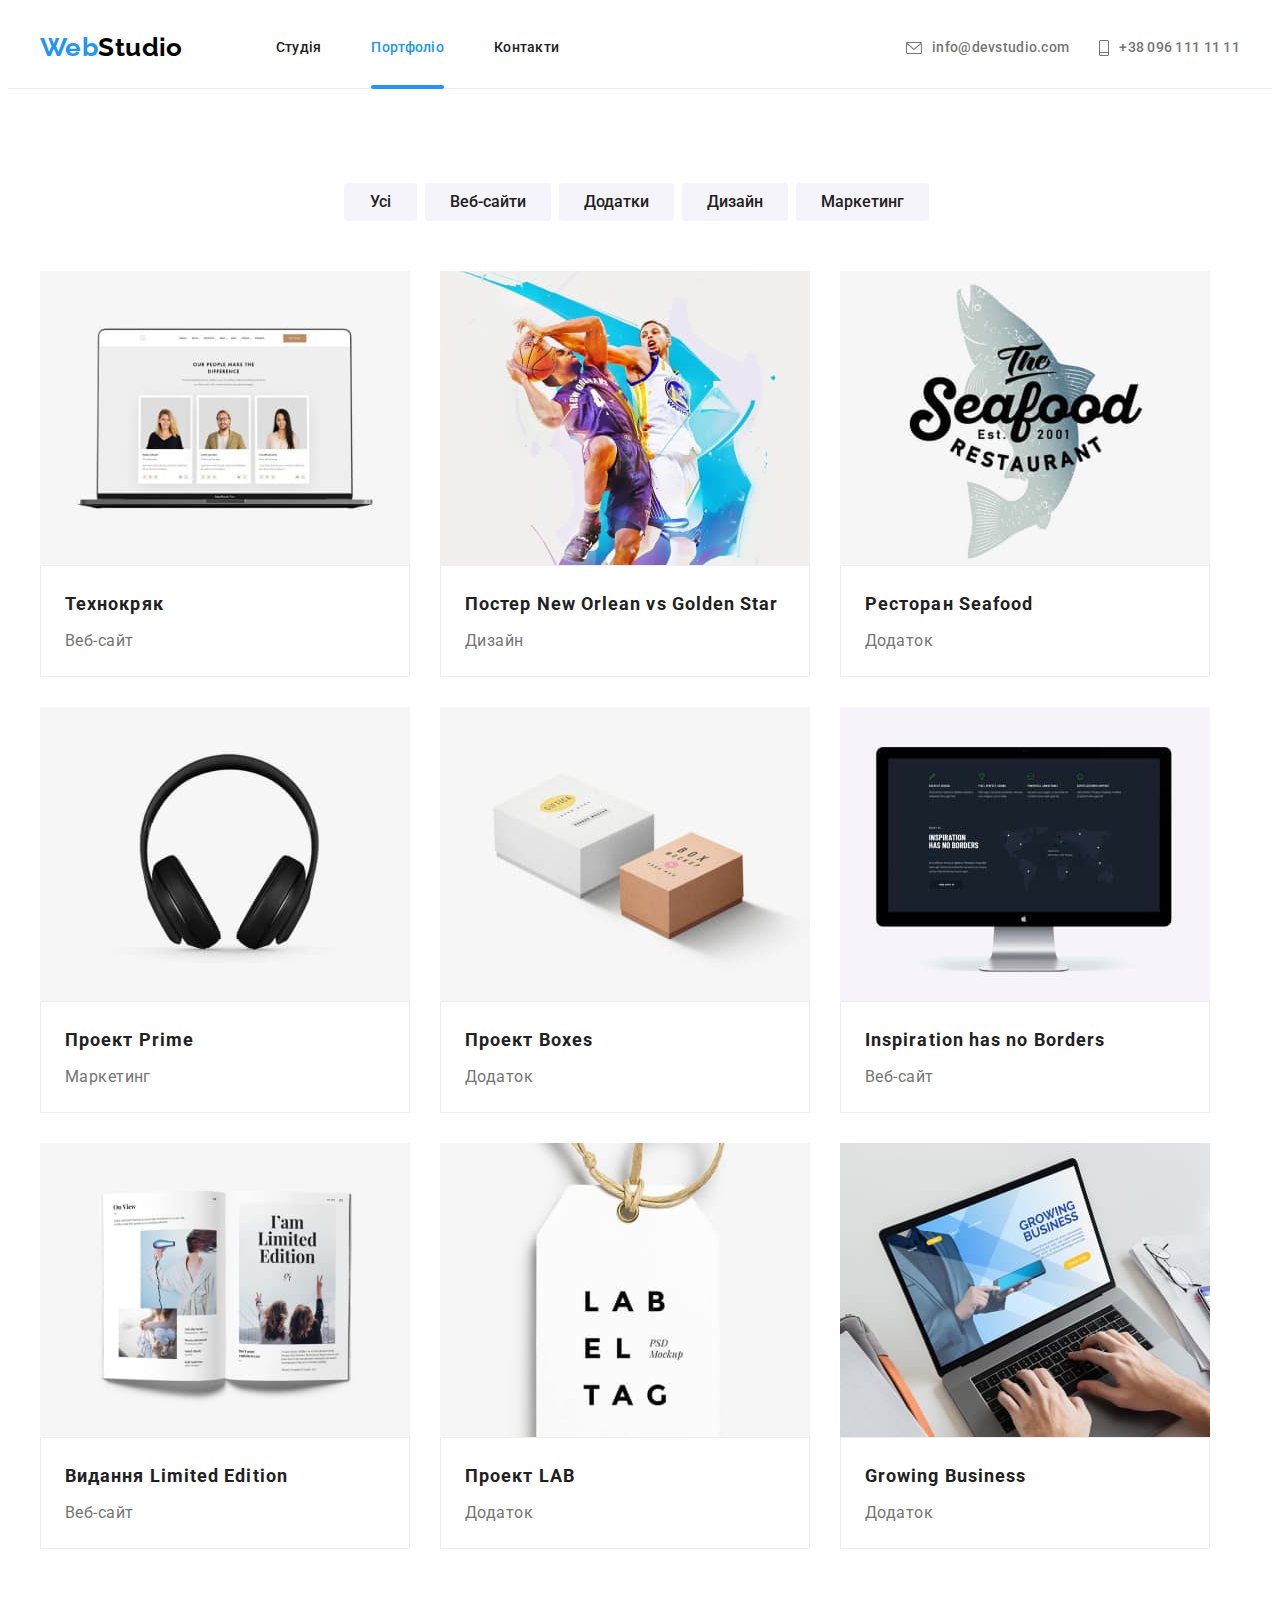
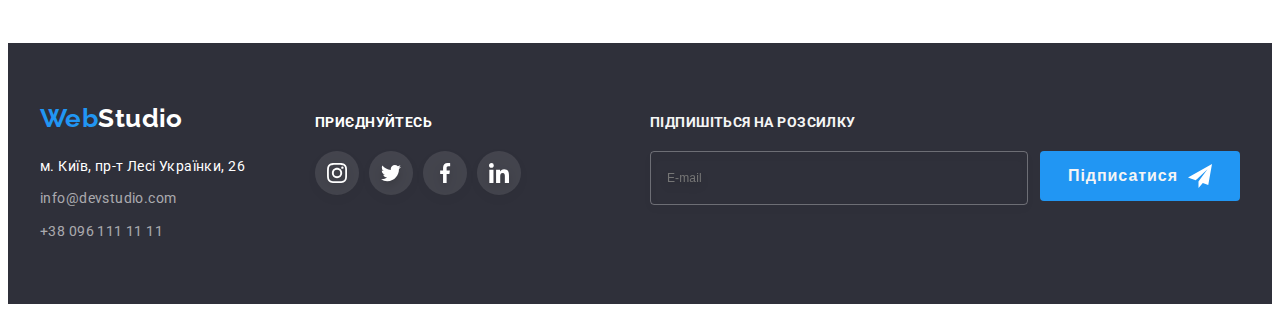
<file: portfolio.html>
<!DOCTYPE html>
<html lang="uk">
  <head>
    <meta charset="UTF-8" />
    <meta http-equiv="X-UA-Compatible" content="IE=edge" />
    <meta name="viewport" content="width=device-width, initial-scale=1.0" />
    <title>Portfolio</title>

    <!--Fonts-->
    <link rel="preconnect" href="https://fonts.googleapis.com" />
    <link rel="preconnect" href="https://fonts.gstatic.com" crossorigin />
    <link
      href="https://fonts.googleapis.com/css2?family=Raleway:wght@700&family=Roboto:wght@400;500;700;900&display=swap"
      rel="stylesheet"
    />

    <!-- Modern normalize-->
    <link
      rel="stylesheet"
      href="https://cdnjs.cloudflare.com/ajax/libs/modern-normalize/1.1.0/modern-normalize.min.css"
      integrity="sha512-wpPYUAdjBVSE4KJnH1VR1HeZfpl1ub8YT/NKx4PuQ5NmX2tKuGu6U/JRp5y+Y8XG2tV+wKQpNHVUX03MfMFn9Q=="
      crossorigin="anonymous"
      referrerpolicy="no-referrer"
    />

    <!--Custom styles-->
    <link rel="stylesheet" href="./css/main.min.css"/>
  <body class="page">
    <!--Шапка сайту-->
    <header class="header">
      <div class="header__container container ">
        <a class="logo" href="./index.html"
          >Web<span class="header-logo">Studio</span></a
        >
        <nav class="nav">
          <ul class="nav__list">
            <li class="nav__item list-item">
              <a class="nav__link" href="./index.html">Студія</a>
            </li>
            <li class="nav__item list-item">
              <a class="nav__link active current" href="./portfolio.html"
                >Портфоліо</a
              >
            </li>
            <li class="nav__item list-item">
              <a class="nav__link" href="">Контакти</a>
            </li>
          </ul>
        </nav>

        <ul class="header__group">
          <li class="header__group list-item">
            <a class="link__contact" href="mailto:info@devstudio.com">
              <svg class="link-address" width="16" height="12">
                <use href="./images/icons.svg#icon-envelope-hover"></use></svg
              >info@devstudio.com</a
            >
          </li>

          <li class="header__group list-item">
            <a class="link__contact" href="tel:+38 096 111 11 11">
              <svg class="link-address" width="10" height="16">
                <use href="./images/icons.svg#icon-smartphone"></use>
              </svg>
              +38 096 111 11 11</a
            >
          </li>
        </ul>
      </div>
    </header>

    <main>
      <section class="projects section">
        <div class="container">
          <h1 hidden>Можливості</h1>
          <ul class="filters list">
            <li class="list-item">
              <button class="filters__btn btn-all" type="button">Усі</button>
            </li>
            <li class="list-item">
              <button class="filters__btn btn-all" type="button">Веб-сайти</button>
            </li>
            <li class="list-item">
              <button class="filters__btn btn-all" type="button">Додатки</button>
            </li>
            <li class="list-item">
              <button class="filters__btn btn-all" type="button">Дизайн</button>
            </li>
            <li class="list-item">
              <button class="filters__btn btn-all" type="button">Маркетинг</button>
            </li>
          </ul>

          <ul class="works list">
            <li class="work-list">
              <a class="link portfolio__link" href="">
                <div class="cards-overlay">
                  <img src="./images2/img1.jpg" alt="веб-сайт" width="370" />
                  <div class="overlay is-hidden">
                    <p class="work-type-description">
                      Ресурс пропонує комплексні пропозиції з різним рівнем
                      функціоналу та сервісів. Все це дозволить відвідувачу
                      отримати вичерпні відомості про компанію чи приватну
                      особу.
                    </p>
                  </div>
                </div>
                <div class="portfolio__cards">
                  <h2 class="project-name">Технокряк</h2>
                  <p class="work-type">Веб-сайт</p>
                </div>
              </a>
            </li>
            <li class="work-list">
              <a class="link portfolio__link" href="">
                <div class="cards-overlay">
                  <img
                    src="./images2/img2.jpg"
                    alt="постер з баскетболістами"
                    width="370"
                  />
                  <div class="overlay is-hidden">
                    <p class="work-type-description">
                      Ресурс пропонує комплексні пропозиції з різним рівнем
                      функціоналу та сервісів. Все це дозволить відвідувачу
                      отримати вичерпні відомості про компанію чи приватну
                      особу.
                    </p>
                  </div>
                </div>
                <div class="portfolio__cards">
                  <h2 class="project-name">Постер New Orlean vs Golden Star</h2>
                  <p class="work-type">Дизайн</p>
                </div>
              </a>
            </li>
            <li class="work-list">
              <a class="link portfolio__link" href="">
                <div class="cards-overlay">
                  <img
                    src="./images2/img3.jpg"
                    alt="логотип ресторану"
                    width="370"
                  />
                  <div class="overlay is-hidden">
                    <p class="work-type-description">
                      Ресурс пропонує комплексні пропозиції з різним рівнем
                      функціоналу та сервісів. Все це дозволить відвідувачу
                      отримати вичерпні відомості про компанію чи приватну
                      особу.
                    </p>
                  </div>
                </div>
                <div class="portfolio__cards">
                  <h2 class="project-name">Ресторан Seafood</h2>
                  <p class="work-type">Додаток</p>
                </div>
              </a>
            </li>
            <li class="work-list">
              <a class="link portfolio__link" href="">
                <div class="cards-overlay">
                  <img src="./images2/img4.jpg" alt="навушники" width="370" />
                  <div class="overlay is-hidden">
                    <p class="work-type-description">
                      Ресурс пропонує комплексні пропозиції з різним рівнем
                      функціоналу та сервісів. Все це дозволить відвідувачу
                      отримати вичерпні відомості про компанію чи приватну
                      особу.
                    </p>
                  </div>
                </div>
                <div class="portfolio__cards">
                  <h2 class="project-name">Проект Prime</h2>
                  <p class="work-type">Маркетинг</p>
                </div>
              </a>
            </li>
            <li class="work-list">
              <a class="link portfolio__link" href="">
                <div class="cards-overlay">
                  <img src="./images2/img5.jpg" alt="коробки" width="370" />
                  <div class="overlay is-hidden">
                    <p class="work-type-description">
                      Ресурс пропонує комплексні пропозиції з різним рівнем
                      функціоналу та сервісів. Все це дозволить відвідувачу
                      отримати вичерпні відомості про компанію чи приватну
                      особу.
                    </p>
                  </div>
                </div>
                <div class="portfolio__cards">
                  <h2 class="project-name">Проект Boxes</h2>
                  <p class="work-type">Додаток</p>
                </div>
              </a>
            </li>
            <li class="work-list">
              <a class="link portfolio__link" href="">
                <div class="cards-overlay">
                  <img src="./images2/img6.jpg" alt="сайт" width="370" />
                  <div class="overlay is-hidden">
                    <p class="work-type-description">
                      Ресурс пропонує комплексні пропозиції з різним рівнем
                      функціоналу та сервісів. Все це дозволить відвідувачу
                      отримати вичерпні відомості про компанію чи приватну
                      особу.
                    </p>
                  </div>
                </div>
                <div class="portfolio__cards">
                  <h2 class="project-name">Inspiration has no Borders</h2>
                  <p class="work-type">Веб-сайт</p>
                </div>
              </a>
            </li>
            <li class="work-list">
              <a class="link portfolio__link" href="">
                <div class="cards-overlay">
                  <img
                    src="./images2/img7.jpg"
                    alt="дизайн книги"
                    width="370"
                  />
                  <div class="overlay is-hidden">
                    <p class="work-type-description">
                      Ресурс пропонує комплексні пропозиції з різним рівнем
                      функціоналу та сервісів. Все це дозволить відвідувачу
                      отримати вичерпні відомості про компанію чи приватну
                      особу.
                    </p>
                  </div>
                </div>
                <div class="portfolio__cards">
                  <h2 class="project-name">Видання Limited Edition</h2>
                  <p class="work-type">Веб-сайт</p>
                </div>
              </a>
            </li>
            <li class="work-list">
              <a class="link portfolio__link" href="">
                <div class="cards-overlay">
                  <img src="./images2/img8.jpg" alt="проект лаб" width="370" />
                  <div class="overlay is-hidden">
                    <p class="work-type-description">
                      Ресурс пропонує комплексні пропозиції з різним рівнем
                      функціоналу та сервісів. Все це дозволить відвідувачу
                      отримати вичерпні відомості про компанію чи приватну
                      особу.
                    </p>
                  </div>
                </div>
                <div class="portfolio__cards">
                  <h2 class="project-name">Проект LAB</h2>
                  <p class="work-type">Додаток</p>
                </div>
              </a>
            </li>
            <li class="work-list">
              <a class="link portfolio__link" href="">
                <div class="cards-overlay">
                  <img src="./images2/img9.jpg" alt="додаток" width="370" />
                  <div class="overlay is-hidden">
                    <p class="work-type-description">
                      Ресурс пропонує комплексні пропозиції з різним рівнем
                      функціоналу та сервісів. Все це дозволить відвідувачу
                      отримати вичерпні відомості про компанію чи приватну
                      особу.
                    </p>
                  </div>
                </div>
                <div class="portfolio__cards">
                  <h2 class="project-name">Growing Business</h2>
                  <p class="work-type">Додаток</p>
                </div>
              </a>
            </li>
          </ul>
        </div>
      </section>
    </main>

    <footer class="footer">
      <div class="container footer__container">
        <div>
          <a class="logo-footer" href="./index.html"
            >Web<span class="logo-accent">Studio</span></a
          >
          <address>
            <ul class="contacts-list">
              <li class="list-item contact-address">
                <a
                  class="address"
                  href="address:м. Київ, пр-т Лесі Українки, 26"
                >
                  м. Київ, пр-т Лесі Українки, 26
                </a>
              </li>
              <li class="list-item contact-mail">
                <a class="contacts nav__link" href="mailto:info@devstudio.com">
                  info@devstudio.com
                </a>
              </li>
              <li class="list-item">
                <a class="contacts nav__link" href="tel:+38 096 111 11 11">
                  +38 096 111 11 11</a
                >
              </li>
            </ul>
          </address>
        </div>

        <div class="social-links-block">
          <ul class="social-list-footer">
            <p class="social-links-title">приєднуйтесь</p>
            <ul class="list footer__social-links">
              <li class="list-item socials-item">
                <a
                  class="social-links footer__sl"
                  href="https://instagram.com"
                  target="_blank"
                  rel="noopener noreferrer"
                  aria-label="Instagram"
                  ><svg class="socials-icon si-footer" width="20" height="20">
                    <use href="./images/icons.svg#icon-instagram-2"></use>
                  </svg>
                </a>
              </li>
              <li class="list-item socials-item">
                <a
                  class="social-links footer__sl"
                  href="https://twitter.com"
                  target="_blank"
                  rel="noopener noreferrer"
                  aria-label="Twitter"
                  ><svg class="socials-icon si-footer" width="20" height="20">
                    <use href="./images/icons.svg#icon-twitter-1"></use>
                  </svg>
                </a>
              </li>
              <li class="list-item socials-item">
                <a
                  class="social-links footer__sl"
                  href="https://facebook.com"
                  target="_blank"
                  rel="noopener noreferrer"
                  aria-label="Facebook"
                  ><svg class="socials-icon si-footer" width="20" height="20">
                    <use href="./images/icons.svg#icon-facebook-1"></use>
                  </svg>
                </a>
              </li>
              <li class="list-item socials-item">
                <a
                  class="social-links footer__sl"
                  href="https://linkedin.com"
                  target="_blank"
                  rel="noopener noreferrer"
                  aria-label="Linkedin"
                  ><svg class="socials-icon si-footer" width="20" height="20">
                    <use href="./images/icons.svg#icon-linkedin-1"></use>
                  </svg>
                </a>
              </li></ul>
          </ul>
        </div>
        
        <form class="footer__send-mail">
            <strong class="footer__title">Підпишіться на розсилку</strong>
            <div class="footer__send-block">
            <label for="mail-footer">
                <input class="footer__input" type="text" placeholder="E-mail" name="mail-footer">
            </label>
            <button class="footer__btn" type="submit">
              Підписатися
              <svg class="footer__send" width="24" height="24">
                <use href="./images/icons.svg#icon-icon-send"></use>
              </svg>
            </button>
        </div>
        </form>
        
        </div>
      </div>
    </footer>
    <script src="./js/modal.js"></script>
  </body>
</html>
</file>
<file: css/main.min.css>
:root{--main-font: roboto, sans-serif;--logo-font: raleway, sans-serif;--primary-color: #212121;--secondary-color: #757575;--hero-color: #ffffff;--primary-bkgcolor: #f5f5f5;--secondary-bkgcolor: #2f303a;--body-bgk: #f5f5f5;--button-color-hero: #2196f3;--button-color: #f5f4fa;--link-active: #2196f3;--light-bgk: #f5f4fa;--button-color-active: #188ce8;--logo-header: #000000;--contacts-footer: rgba(255, 255, 255, 0.6);--social-links: #afb1b8;--type: cubic-bezier(0.4, 0, 0.2, 1);--time: 250ms}.visually-hidden{position:absolute;white-space:nowrap;width:1px;height:1px;overflow:hidden;border:0;padding:0;clip:rect(0 0 0 0);-webkit-clip-path:inset(50%);clip-path:inset(50%);margin:-1px}.page{font-size:14px;font-family:var(--main-font);letter-spacing:.03em;color:var(--primary-color)}.container{padding:0 15px 0 15px;margin-left:auto;margin-right:auto;max-width:480px}@media screen and (min-width: 768px){.container{max-width:738px}}@media screen and (min-width: 1200px){.container{max-width:1200px}}.section{width:100%;padding:60px 0 60px 0}@media screen and (min-width: 1200px){.section{padding:94px 0}}img{display:block;max-width:100%;height:auto}.title{color:var(--hero-color);font-weight:900;font-size:26px;line-height:1.61;text-transform:uppercase;letter-spacing:.06em;margin-top:0;margin-bottom:30px;max-width:360px;margin-left:auto;margin-right:auto}@media screen and (min-width: 1200px){.title{font-size:44px;line-height:1.36;margin-top:0;margin-bottom:30px;max-width:696px}}.section-title{font-weight:700;font-size:36px;line-height:1.17;text-align:center;margin-bottom:30px}.link__contact{-webkit-box-align:center;-ms-flex-align:center;align-items:center;-webkit-transition-property:color;transition-property:color;-webkit-transition-duration:250ms;transition-duration:250ms;-webkit-transition-timing-function:cubic-bezier(0.4, 0, 0.2, 1);transition-timing-function:cubic-bezier(0.4, 0, 0.2, 1);color:var(--secondary-color);text-decoration:none}@media screen and (min-width: 768px){.link__contact{display:-webkit-box;display:-ms-flexbox;display:flex;gap:8px}}@media screen and (min-width: 1200px){.link__contact{display:-webkit-box;display:-ms-flexbox;display:flex;gap:10px;padding-top:32px;padding-bottom:32px}}.link__contact:hover,.link__contact:focus{color:var(--link-active)}.link-address{fill:currentColor;display:-webkit-box;display:-ms-flexbox;display:flex;gap:10px}.list-item,.list,.contacts-list,.btn-list,.work-list{list-style:none;font-style:normal}.link{text-decoration:none}h1,h2,h3,p,ul{margin-top:0;margin-bottom:0;padding:0}.header{border-bottom:1px solid #ececec}.header__container{display:-webkit-box;display:-ms-flexbox;display:flex;-webkit-box-align:center;-ms-flex-align:center;align-items:center}.header__group{color:var(--secondary-color);font-weight:500;line-height:1.14;letter-spacing:.02em}@media screen and (max-width: 767px){.header__group{display:none;font-size:12px}}@media screen and (min-width: 1200px){.header__group{display:-webkit-box;display:-ms-flexbox;display:flex;gap:10px;-webkit-box-align:center;-ms-flex-align:center;align-items:center}}@media screen and (max-width: 1199px){.header__mail{padding-top:21px;margin-bottom:10px;font-size:12px}}@media screen and (max-width: 1199px){.header__tel{padding-bottom:21px;font-size:12px}}.header-link{display:block;-webkit-box-align:center;-ms-flex-align:center;align-items:center}.header__group .list-item+.list-item{margin-left:auto;margin-right:0}@media screen and (min-width: 1200px){.header__group li{margin-right:20px}}.header-logo{color:var(--logo-header)}.current::after{position:absolute;content:"";left:0;bottom:-3px;display:block;width:100%;height:4px;background-color:var(--link-active);border-radius:2px}@media screen and (min-width: 1200px){.current::after{bottom:-1%}}.active.current{color:var(--link-active)}.logo{font-size:24px;font-weight:700;color:var(--link-active);text-decoration:none;font-family:var(--logo-font);line-height:1.17;display:block;-webkit-box-align:center;-ms-flex-align:center;align-items:center;padding-top:16px;padding-bottom:16px}@media screen and (min-width: 768px){.logo{padding-top:26px;padding-bottom:26px}}@media screen and (min-width: 1200px){.logo{font-size:26px;line-height:1.19;padding-top:24px;padding-bottom:25px}}.logo-footer{font-style:Bold;font-size:26px;font-weight:700;color:var(--link-active);text-decoration:none;font-family:var(--logo-font);line-height:1.19;display:block;-webkit-box-align:center;-ms-flex-align:center;align-items:center;margin-bottom:20px}.logo-accent{color:var(--hero-color);font-family:var(--logo-font);line-height:1.1923076923}.nav__list{font-weight:500;line-height:1.14;letter-spacing:.02em;display:-webkit-box;display:-ms-flexbox;display:flex;min-width:45px;margin-left:93px;margin-right:auto}@media screen and (max-width: 767px){.nav__list{display:none}}.nav__link:hover,.nav__link:focus{color:var(--link-active)}.nav__link{text-decoration:none;color:var(--primary-color);-webkit-transition-property:color;transition-property:color;-webkit-transition-duration:250ms;transition-duration:250ms;-webkit-transition-timing-function:cubic-bezier(0.4, 0, 0.2, 1);transition-timing-function:cubic-bezier(0.4, 0, 0.2, 1)}.link:hover,.link:focus{color:var(--link-active)}.nav{display:-webkit-box;display:-ms-flexbox;display:flex;margin-right:auto}.nav__item{position:relative;padding-top:32px;padding-bottom:32px;margin-right:50px}.link-address{fill:currentColor;display:-webkit-box;display:-ms-flexbox;display:flex;gap:10px}.hero{background-position:center;background-repeat:no-repeat;background-size:cover;background-image:-webkit-gradient(linear, left top, left bottom, from(rgba(47, 48, 58, 0.4)), to(rgba(47, 48, 58, 0.4))),url(../images/hero/imghero_sm-@1x_result.png);background-image:linear-gradient(rgba(47, 48, 58, 0.4), rgba(47, 48, 58, 0.4)),url(../images/hero/imghero_sm-@1x_result.png);background-color:var(--secondary-bkgcolor);max-width:1600px;margin-left:auto;margin-right:auto;padding-top:118px;padding-bottom:118px}@media(min-device-pixel-ratio: 2),(-webkit-min-device-pixel-ratio: 2),(min-resolution: 192dpi),(min-resolution: 2dppx){.hero{background-image:-webkit-gradient(linear, left top, left bottom, from(rgba(47, 48, 58, 0.4)), to(rgba(47, 48, 58, 0.4))),url(../images/hero/imghero_sm-@2x_result.png);background-image:linear-gradient(rgba(47, 48, 58, 0.4), rgba(47, 48, 58, 0.4)),url(../images/hero/imghero_sm-@2x_result.png)}}@media screen and (min-width: 481px){.hero{background-image:-webkit-gradient(linear, left top, left bottom, from(rgba(47, 48, 58, 0.4)), to(rgba(47, 48, 58, 0.4))),url(../images/hero/imghero_md-@1x_result.png);background-image:linear-gradient(rgba(47, 48, 58, 0.4), rgba(47, 48, 58, 0.4)),url(../images/hero/imghero_md-@1x_result.png)}}@media screen and (min-width: 481px)and (min-device-pixel-ratio: 2),screen and (min-width: 481px)and (-webkit-min-device-pixel-ratio: 2),screen and (min-width: 481px)and (min-resolution: 192dpi),screen and (min-width: 481px)and (min-resolution: 2dppx){.hero{background-image:-webkit-gradient(linear, left top, left bottom, from(rgba(47, 48, 58, 0.4)), to(rgba(47, 48, 58, 0.4))),url(../images/hero/imghero_md-@2x_result.png);background-image:linear-gradient(rgba(47, 48, 58, 0.4), rgba(47, 48, 58, 0.4)),url(../images/hero/imghero_md-@2x_result.png)}}@media screen and (min-width: 769px){.hero{background-image:-webkit-gradient(linear, left top, left bottom, from(rgba(47, 48, 58, 0.4)), to(rgba(47, 48, 58, 0.4))),url(../images/hero/imghero_lg-@1x_result.png);background-image:linear-gradient(rgba(47, 48, 58, 0.4), rgba(47, 48, 58, 0.4)),url(../images/hero/imghero_lg-@1x_result.png)}}@media screen and (min-width: 769px)and (min-device-pixel-ratio: 2),screen and (min-width: 769px)and (-webkit-min-device-pixel-ratio: 2),screen and (min-width: 769px)and (min-resolution: 192dpi),screen and (min-width: 769px)and (min-resolution: 2dppx){.hero{background-image:-webkit-gradient(linear, left top, left bottom, from(rgba(47, 48, 58, 0.4)), to(rgba(47, 48, 58, 0.4))),url(../images/hero/imghero_lg-@2x_result.png);background-image:linear-gradient(rgba(47, 48, 58, 0.4), rgba(47, 48, 58, 0.4)),url(../images/hero/imghero_lg-@2x_result.png)}}@media screen and (min-width: 1200px){.hero{padding-top:200px;padding-bottom:200px}}.hero__container{display:-webkit-box;display:-ms-flexbox;display:flex;text-align:center;-webkit-box-orient:vertical;-webkit-box-direction:normal;-ms-flex-direction:column;flex-direction:column}.hero__btn{-webkit-transition-property:background-color;transition-property:background-color;-webkit-transition-duration:250ms;transition-duration:250ms;-webkit-transition-timing-function:cubic-bezier(0.4, 0, 0.2, 1);transition-timing-function:cubic-bezier(0.4, 0, 0.2, 1);border:none;cursor:pointer;font-family:inherit;background-color:var(--button-color-hero);color:var(--hero-color);font-weight:700;font-size:16px;line-height:1.88;letter-spacing:.06em;border-radius:4px;padding:10px 24px;min-width:200px;display:block;margin-left:auto;margin-right:auto}@media screen and (min-width: 1200px){.hero__btn{padding:10px 32px;min-width:216px}}.hero__btn--active:active{background-color:var(--button-color-active)}.features{padding-bottom:30px}.features__subtitle{font-size:14px;line-height:1.14;letter-spacing:.03em;text-transform:uppercase;margin-top:0;margin-bottom:10px}@media screen and (max-width: 767px){.features__subtitle{text-align:center}}@media screen and (min-width: 768px){.features__list{display:-webkit-box;display:-ms-flexbox;display:flex;-ms-flex-wrap:wrap;flex-wrap:wrap;gap:30px}}@media screen and (min-width: 1200px){.features__list{display:-webkit-box;display:-ms-flexbox;display:flex;gap:30px;-ms-flex-wrap:nowrap;flex-wrap:nowrap}}.features__item{max-width:450px;padding-bottom:30px;margin:auto 0}@media screen and (min-width: 768px){.features__item{-ms-flex-preferred-size:calc((100% - 30px)/2);flex-basis:calc((100% - 30px)/2)}}@media screen and (min-width: 1200px){.features__item{max-height:248px;-ms-flex-preferred-size:calc((100% - 30px)/4);flex-basis:calc((100% - 30px)/4)}}.features__icon{display:-webkit-box;display:-ms-flexbox;display:flex}.features__icon-block{display:-webkit-box;display:-ms-flexbox;display:flex;-webkit-box-align:center;-ms-flex-align:center;align-items:center;-webkit-box-pack:center;-ms-flex-pack:center;justify-content:center;height:120px;background-color:var(--light-bgk);margin-bottom:30px;border-radius:4px}.features__desk{color:var(--secondary-color);line-height:1.71;font-weight:400}@media screen and (max-width: 1199px){.services{display:none}}.services__list{display:-webkit-box;display:-ms-flexbox;display:flex;gap:30px;margin-top:50px}.services__item{width:370px}.services__card{position:relative}.services__description{position:absolute;font-weight:700;font-size:14px;line-height:1.14;letter-spacing:.03em;text-transform:uppercase;color:var(--hero-color);background-color:rgba(47,48,58,.8);text-align:center;display:-webkit-box;display:-ms-flexbox;display:flex;-webkit-box-align:center;-ms-flex-align:center;align-items:center;-webkit-box-pack:center;-ms-flex-pack:center;justify-content:center;width:100%;height:70px;right:0;bottom:0}.team{background-color:var(--light-bgk)}@media screen and (max-width: 767px){.team__list{display:-webkit-box;display:-ms-flexbox;display:flex;-webkit-box-orient:vertical;-webkit-box-direction:normal;-ms-flex-direction:column;flex-direction:column;-webkit-box-align:center;-ms-flex-align:center;align-items:center;-webkit-box-pack:center;-ms-flex-pack:center;justify-content:center}}@media screen and (min-width: 768px){.team__list{display:-webkit-box;display:-ms-flexbox;display:flex;-ms-flex-wrap:wrap;flex-wrap:wrap;gap:30px}}@media screen and (min-width: 1200px){.team__list{display:-webkit-box;display:-ms-flexbox;display:flex;gap:30px;margin-top:50px}}.team__item{max-width:450px;background-color:var(--hero-color);-webkit-box-shadow:0px 1px 3px rgba(0,0,0,.12),0px 1px 1px rgba(0,0,0,.14),0px 2px 1px rgba(0,0,0,.2);box-shadow:0px 1px 3px rgba(0,0,0,.12),0px 1px 1px rgba(0,0,0,.14),0px 2px 1px rgba(0,0,0,.2);border-radius:0px 0px 4px 4px}@media screen and (max-width: 767px){.team__item{margin-bottom:30px}}@media screen and (min-width: 768px)and (max-width: 1199px){.team__item{-ms-flex-preferred-size:calc((100% - 30px)/2);flex-basis:calc((100% - 30px)/2)}}.team__name{font-weight:500;font-size:16px;line-height:1.19;text-align:center;margin-bottom:10px}.team__position{color:var(--secondary-color);font-weight:400;font-size:16px;line-height:1.19;text-align:center;margin-bottom:16px}.card{padding-top:30px;padding-bottom:30px}.socials{display:-webkit-box;display:-ms-flexbox;display:flex;gap:10px;-webkit-box-pack:center;-ms-flex-pack:center;justify-content:center}.social-links{width:44px;height:44px;background-color:var(--hero-color);border-radius:50%;display:-webkit-box;display:-ms-flexbox;display:flex;-webkit-box-align:center;-ms-flex-align:center;align-items:center;-webkit-box-pack:center;-ms-flex-pack:center;justify-content:center;color:var(--social-links);-webkit-transition-property:background-color;transition-property:background-color;-webkit-transition-duration:250ms;transition-duration:250ms;-webkit-transition-timing-function:cubic-bezier(0.4, 0, 0.2, 1);transition-timing-function:cubic-bezier(0.4, 0, 0.2, 1)}.social-links:hover,.social-links:focus{color:var(--hero-color);background-color:var(--link-active)}.socials-icon{fill:currentColor;-webkit-transition-property:color,background-color;transition-property:color,background-color;-webkit-transition-duration:250ms;transition-duration:250ms;-webkit-transition-timing-function:cubic-bezier(0.4, 0, 0.2, 1);transition-timing-function:cubic-bezier(0.4, 0, 0.2, 1)}.clients__list{display:-webkit-box;display:-ms-flexbox;display:flex;gap:30px;-ms-flex-wrap:wrap;flex-wrap:wrap;-webkit-box-align:center;-ms-flex-align:center;align-items:center;-webkit-box-pack:center;-ms-flex-pack:center;justify-content:center}@media screen and (min-width: 1200px){.clients__list{display:-webkit-box;display:-ms-flexbox;display:flex;-webkit-box-pack:center;-ms-flex-pack:center;justify-content:center;gap:30px;margin-top:50px}}.clients__icon{fill:currentColor;-webkit-transition-property:color;transition-property:color;-webkit-transition-duration:250ms;transition-duration:250ms;-webkit-transition-timing-function:cubic-bezier(0.4, 0, 0.2, 1);transition-timing-function:cubic-bezier(0.4, 0, 0.2, 1)}.clients__link{color:var(--social-links);display:-webkit-box;display:-ms-flexbox;display:flex;gap:30px;-webkit-box-pack:center;-ms-flex-pack:center;justify-content:center;-webkit-box-align:center;-ms-flex-align:center;align-items:center;border:1px solid var(--social-links);border-radius:4px;width:210px;height:92px;-webkit-transition-duration:250ms;transition-duration:250ms;-webkit-transition-timing-function:cubic-bezier(0.4, 0, 0.2, 1);transition-timing-function:cubic-bezier(0.4, 0, 0.2, 1);-webkit-transition-property:border;transition-property:border;transition-duration:250ms;transition-timing-function:cubic-bezier(0.4, 0, 0.2, 1)}@media screen and (max-width: 479px){.clients__link{display:-webkit-box;display:-ms-flexbox;display:flex;-ms-flex-wrap:wrap;flex-wrap:wrap;gap:30px;-ms-flex-preferred-size:calc((100% - 30px)/2);flex-basis:calc((100% - 30px)/2)}}@media screen and (min-width: 768px){.clients__link{max-width:226px;max-height:92px}}@media screen and (min-width: 1200px){.clients__link{width:170px;height:92px}}.clients__link:hover,.clients__link:focus{border:1px solid var(--button-color-hero)}.footer{background-color:var(--secondary-bkgcolor);padding-top:60px;padding-bottom:60px}@media screen and (max-width: 678px){.footer__container{display:-webkit-box;display:-ms-flexbox;display:flex;-webkit-box-orient:vertical;-webkit-box-direction:normal;-ms-flex-direction:column;flex-direction:column;-webkit-box-align:center;-ms-flex-align:center;align-items:center;-webkit-box-pack:center;-ms-flex-pack:center;justify-content:center}}@media screen and (min-width: 1200px){.footer__container{display:-webkit-box;display:-ms-flexbox;display:flex;-webkit-box-align:baseline;-ms-flex-align:baseline;align-items:baseline}}.footer__address{margin-bottom:9px}@media screen and (min-width: 768px){.footer__address{display:-webkit-box;display:-ms-flexbox;display:flex}}@media screen and (min-width: 1200px){.footer__address{display:-webkit-box;display:-ms-flexbox;display:flex}}@media screen and (max-width: 1199px){.footer__address-block{text-align:center;padding-bottom:60px}}.footer__sl{background-color:rgba(255,255,255,.1);color:var(--hero-color);-webkit-filter:drop-shadow(0px 4px 4px rgba(0, 0, 0, 0.25));filter:drop-shadow(0px 4px 4px rgba(0, 0, 0, 0.25))}.footer__social-links{display:-webkit-box;display:-ms-flexbox;display:flex;gap:10px;-webkit-transition-property:background-color;transition-property:background-color;-webkit-transition-duration:250ms;transition-duration:250ms;-webkit-transition-timing-function:cubic-bezier(0.4, 0, 0.2, 1);transition-timing-function:cubic-bezier(0.4, 0, 0.2, 1)}.footer__send-mail{display:block}.footer__title{font-weight:700;font-size:14px;line-height:1.14;letter-spacing:.03em;text-transform:uppercase;color:var(--primary-bkgcolor)}.footer__mail{width:100%}.footer__input{padding-left:16px;width:100%;height:50px;background-color:rgba(0,0,0,0);color:var(--light-bgk);border:1px solid rgba(255,255,255,.3);-webkit-filter:drop-shadow(0px 4px 4px rgba(0, 0, 0, 0.15));filter:drop-shadow(0px 4px 4px rgba(0, 0, 0, 0.15));border-radius:4px;-webkit-transition-property:border-color;transition-property:border-color;-webkit-transition-duration:250ms;transition-duration:250ms;-webkit-transition-timing-function:cubic-bezier(0.4, 0, 0.2, 1);transition-timing-function:cubic-bezier(0.4, 0, 0.2, 1);margin-bottom:20px}@media screen and (min-width: 1200px){.footer__input{width:358px}}.footer__input:focus,.footer__input:hover{border-color:var(--link-active)}.footer__btn{display:-webkit-box;display:-ms-flexbox;display:flex;gap:10px;-webkit-box-pack:center;-ms-flex-pack:center;justify-content:center;-webkit-box-align:center;-ms-flex-align:center;align-items:center;text-align:center;margin:0 auto;min-width:200px;height:50px;font-weight:700;font-size:16px;line-height:1.87;letter-spacing:.06em;background-color:var(--link-active);color:var(--primary-bkgcolor);border:none;border-radius:4px;cursor:pointer;-webkit-transition-property:background-color;transition-property:background-color;-webkit-transition-duration:250ms;transition-duration:250ms;-webkit-transition-timing-function:cubic-bezier(0.4, 0, 0.2, 1);transition-timing-function:cubic-bezier(0.4, 0, 0.2, 1)}.footer__btn:hover,.footer__btn:focus{background-color:var(--button-color-active)}.footer__send-block{margin-top:20px}@media screen and (min-width: 460px)and (max-width: 1199px){.footer__send-block{width:450px}}@media screen and (min-width: 1200px){.footer__send-block{display:-webkit-box;display:-ms-flexbox;display:flex;gap:12px}}.footer__send{fill:currentColor}@media screen and (min-width: 460px)and (max-width: 1199px){.footer__send-mail{display:-webkit-box;display:-ms-flexbox;display:flex;-webkit-box-orient:vertical;-webkit-box-direction:normal;-ms-flex-direction:column;flex-direction:column;-webkit-box-align:center;-ms-flex-align:center;align-items:center;-webkit-box-pack:center;-ms-flex-pack:center;justify-content:center}}@media screen and (min-width: 1200px){.footer__send-mail{display:block;margin-left:auto}}.address-list,.contacts{color:var(--contacts-footer);font-style:normal;font-weight:400;line-height:1.71}.address{font-size:14px;line-height:1.7142857143;text-decoration:none;color:var(--hero-color)}.contacts-list a{-webkit-transition-property:color;transition-property:color;-webkit-transition-duration:250ms;transition-duration:250ms;-webkit-transition-timing-function:cubic-bezier(0.4, 0, 0.2, 1);transition-timing-function:cubic-bezier(0.4, 0, 0.2, 1)}@media screen and (min-width: 1200px){.contacts-list a{margin-bottom:9px}}@media screen and (min-width: 1200px){.contact-mail{margin-bottom:9px}}@media screen and (min-width: 1200px){.contact-address{margin-bottom:9px}}@media screen and (max-width: 1199px){.social-links-block{padding-bottom:60px}}@media screen and (min-width: 1200px){.social-links-block{margin-left:70px}}.social-links-title{font-weight:700;font-size:14px;line-height:1.14;letter-spacing:.03em;text-transform:uppercase;color:var(--hero-color);margin-bottom:20px}@media screen and (max-width: 1199px){.social-links-title{text-align:center}}@media screen and (min-width: 1200px){.tablet-footer-block{display:-webkit-box;display:-ms-flexbox;display:flex;-webkit-box-align:baseline;-ms-flex-align:baseline;align-items:baseline}}@media screen and (min-width: 768px)and (max-width: 1199px){.tablet-footer-block{display:-webkit-box;display:-ms-flexbox;display:flex;-webkit-box-align:baseline;-ms-flex-align:baseline;align-items:baseline;-webkit-box-pack:center;-ms-flex-pack:center;justify-content:center;gap:165px}}.filters{display:-webkit-box;display:-ms-flexbox;display:flex;-webkit-box-pack:center;-ms-flex-pack:center;justify-content:center;margin-bottom:50px}.filters__btn{font-family:inherit;background-color:var(--button-color);color:var(--primary-color);font-size:16px;font-weight:500;line-height:1.625;text-align:center;cursor:pointer;border:none;border-radius:4px;padding:6px 22px;display:inline-block;min-width:73px;margin-right:8px;-webkit-transition-property:background-color,color,-webkit-filter;transition-property:background-color,color,-webkit-filter;transition-property:background-color,color,filter;transition-property:background-color,color,filter,-webkit-filter;-webkit-transition-duration:250ms;transition-duration:250ms;-webkit-transition-timing-function:cubic-bezier(0.4, 0, 0.2, 1);transition-timing-function:cubic-bezier(0.4, 0, 0.2, 1)}.filters__btn:hover,.filters__btn:focus{color:var(--hero-color);background-color:var(--link-active);-webkit-filter:drop-shadow(0px 4px 4px rgba(0, 0, 0, 0.25));filter:drop-shadow(0px 4px 4px rgba(0, 0, 0, 0.25))}.btn-all{padding:6px 25px}.page-body{background-color:var(--hero-color)}.portfolio__cards{background:#fff;border-top:1px solid #eee;border-bottom:1px solid #eee;border-left:1px solid #eee;border-right:1px solid #eee;padding:20px 24px 20px 24px}.portfolio__link:hover,.portfolio__link:focus{-webkit-filter:drop-shadow(0px 4px 4px rgba(0, 0, 0, 0.25));filter:drop-shadow(0px 4px 4px rgba(0, 0, 0, 0.25))}.portfolio__link{display:block;text-decoration:none}.portfolio__link:hover .overlay,.portfolio__link:focus.overlay{-webkit-transform:translateY(0);transform:translateY(0);opacity:1}.project-name{font-size:18px;font-weight:700;line-height:2;letter-spacing:.06em;color:var(--primary-color)}.work-type{color:var(--secondary-color);font-size:16px;line-height:1.875;margin-top:4px}.works{display:-webkit-box;display:-ms-flexbox;display:flex;-ms-flex-wrap:wrap;flex-wrap:wrap;gap:30px}.work-list{width:370px}.cards-overlay{position:relative;overflow:hidden}.overlay{position:absolute;top:0;left:0;-webkit-user-select:none;-moz-user-select:none;-ms-user-select:none;user-select:none;-webkit-transform:translateY(110%);transform:translateY(110%);-webkit-transition:-webkit-transform 250ms cubic-bezier(0.4, 0, 0.2, 1);transition:-webkit-transform 250ms cubic-bezier(0.4, 0, 0.2, 1);transition:transform 250ms cubic-bezier(0.4, 0, 0.2, 1);transition:transform 250ms cubic-bezier(0.4, 0, 0.2, 1), -webkit-transform 250ms cubic-bezier(0.4, 0, 0.2, 1);display:-webkit-box;display:-ms-flexbox;display:flex;-webkit-box-align:center;-ms-flex-align:center;align-items:center;-webkit-box-pack:center;-ms-flex-pack:center;justify-content:center;width:100%;height:100%;padding:24px;padding-right:24px;color:var(--hero-color);font-weight:400;font-size:18px;line-height:1.56;letter-spacing:.03em;background:rgba(33,150,243,.9);-webkit-box-shadow:0px 4px 4px rgba(0,0,0,.25);box-shadow:0px 4px 4px rgba(0,0,0,.25)}.overlay.is-hidden{opacity:1}.backdrop{position:fixed;top:0;left:0;width:100%;height:100%;background-color:rgba(0,0,0,.2);-webkit-transition:visibility 750ms,opacity 750ms;transition:visibility 750ms,opacity 750ms}.backdrop.is-hidden{opacity:0;pointer-events:none;visibility:hidden}.modal{position:absolute;top:50%;left:50%;padding:40px;-webkit-transform:translate(-50%, -50%);transform:translate(-50%, -50%);background-color:var(--hero-color);-webkit-box-shadow:0px 1px 3px rgba(0,0,0,.12),0px 1px 1px rgba(0,0,0,.14),0px 2px 1px rgba(0,0,0,.2);box-shadow:0px 1px 3px rgba(0,0,0,.12),0px 1px 1px rgba(0,0,0,.14),0px 2px 1px rgba(0,0,0,.2);border-radius:4px}@media screen and (max-width: 479px){.modal{width:calc(100% - 30px)}}@media screen and (min-width: 480px)and (max-width: 1199px){.modal{width:450px}}@media screen and (min-width: 1200px){.modal{max-width:528px;max-height:581px}}.modal__btn{position:absolute;top:8px;right:8px;padding:0;background-color:var(--hero-color);border:1px solid rgba(0,0,0,.1);border-radius:50%;display:-webkit-box;display:-ms-flexbox;display:flex;-webkit-box-align:center;-ms-flex-align:center;align-items:center;-webkit-box-pack:center;-ms-flex-pack:center;justify-content:center;width:30px;height:30px;cursor:pointer;-webkit-transition:fill 250ms cubic-bezier(0.4, 0, 0.2, 1);transition:fill 250ms cubic-bezier(0.4, 0, 0.2, 1)}.modal__btn:hover,.modal__btn:focus{fill:var(--button-color-active)}input::-webkit-input-placeholder{color:var(--secondary-color);font-weight:400;font-size:12px;line-height:1.16;letter-spacing:.01em}input::-moz-placeholder{color:var(--secondary-color);font-weight:400;font-size:12px;line-height:1.16;letter-spacing:.01em}input:-ms-input-placeholder{color:var(--secondary-color);font-weight:400;font-size:12px;line-height:1.16;letter-spacing:.01em}input::-ms-input-placeholder{color:var(--secondary-color);font-weight:400;font-size:12px;line-height:1.16;letter-spacing:.01em}input::placeholder{color:var(--secondary-color);font-weight:400;font-size:12px;line-height:1.16;letter-spacing:.01em}.register-form__title{display:block;text-align:center;margin-bottom:12px;font-weight:700;font-size:20px;line-height:1.5;letter-spacing:.03em}@media screen and (min-width: 1200px){.register-form__title{line-height:1.15}}.register-form__group{margin-bottom:20px}.register-form__field{position:relative;display:block;margin-bottom:10px}.register-form__label{display:block;font-weight:400;font-size:12px;line-height:1.17;letter-spacing:.01em;color:var(--secondary-color)}.register-form__input{width:100%;height:40px;padding-left:42px;padding-right:42px;margin-top:4px;border:1px solid rgba(33,33,33,.2);border-radius:4px;outline:rgba(0,0,0,0);-webkit-transition:border-color 250ms cubic-bezier(0.4, 0, 0.2, 1);transition:border-color 250ms cubic-bezier(0.4, 0, 0.2, 1)}.register-form__input:focus,.register-form__input:hover{border-color:var(--link-active)}.register-form__input:focus+.register-form-icon{fill:var(--link-active)}.register-form__input:hover+.register-form-icon{fill:var(--link-active)}.register-form__icon{position:absolute;top:65%;left:10px;-webkit-transform:translateY(-50%);transform:translateY(-50%);-webkit-transition:fill 250ms cubic-bezier(0.4, 0, 0.2, 1);transition:fill 250ms cubic-bezier(0.4, 0, 0.2, 1)}.register-form__desc{font-weight:400;font-size:12px;line-height:1.17;letter-spacing:.03em;color:var(--secondary-color)}@media screen and (min-width: 1200px){.register-form__desc{font-size:14px;line-height:1.71}}.register-form__heading{display:block;margin-bottom:4px;font-weight:400;font-size:12px;line-height:1.17;letter-spacing:.01em;color:var(--secondary-color)}.register-form__message{display:block;width:100%;height:120px;padding:18px;resize:none;outline:rgba(0,0,0,0);border:1px solid rgba(33,33,33,.2);border-radius:4px;font-size:12px;-webkit-transition:border-color 250ms cubic-bezier(0.4, 0, 0.2, 1);transition:border-color 250ms cubic-bezier(0.4, 0, 0.2, 1)}.register-form__message:focus,.register-form__message:hover{border-color:var(--link-active)}.register-form__message::-webkit-input-placeholder{font-weight:400;font-size:12px;line-height:1.17;letter-spacing:.01em;color:rgba(117,117,117,.5)}.register-form__message::-moz-placeholder{font-weight:400;font-size:12px;line-height:1.17;letter-spacing:.01em;color:rgba(117,117,117,.5)}.register-form__message:-ms-input-placeholder{font-weight:400;font-size:12px;line-height:1.17;letter-spacing:.01em;color:rgba(117,117,117,.5)}.register-form__message::-ms-input-placeholder{font-weight:400;font-size:12px;line-height:1.17;letter-spacing:.01em;color:rgba(117,117,117,.5)}.register-form__message::placeholder{font-weight:400;font-size:12px;line-height:1.17;letter-spacing:.01em;color:rgba(117,117,117,.5)}.register-form__agreement{display:-webkit-box;display:-ms-flexbox;display:flex;-webkit-box-align:center;-ms-flex-align:center;align-items:center;-webkit-box-pack:center;-ms-flex-pack:center;justify-content:center;gap:8px;margin-bottom:30px}.register-form__link{color:var(--link-active)}.register-form__checkbox:checked+.register-form__icons .icon-checked{opacity:1}.register-form__checkbox:checked+.register-form__icons .icon-unchecked{opacity:0}.register-form__btn{display:block;margin:0 auto;width:200px;height:50px;left:700px;top:712px;border:none;border-radius:4px;background-color:var(--button-color-hero);color:var(--primary-bkgcolor);font-weight:700;font-size:16px;line-height:1.88;letter-spacing:.06em;cursor:pointer;-webkit-filter:drop-shadow(0px 4px 4px rgba(0, 0, 0, 0.25));filter:drop-shadow(0px 4px 4px rgba(0, 0, 0, 0.25));-webkit-transition:background-color 250ms cubic-bezier(0.4, 0, 0.2, 1);transition:background-color 250ms cubic-bezier(0.4, 0, 0.2, 1)}.register-form__btn:hover,.register-form__btn:focus{background-color:var(--button-color-active)}.icon-checked{opacity:0;-webkit-transition:opacity 250ms cubic-bezier(0.4, 0, 0.2, 1);transition:opacity 250ms cubic-bezier(0.4, 0, 0.2, 1)}.icon-unchecked{opacity:1;-webkit-transition:opacity 250ms cubic-bezier(0.4, 0, 0.2, 1);transition:opacity 250ms cubic-bezier(0.4, 0, 0.2, 1)}.menu-btn{display:-webkit-box;display:-ms-flexbox;display:flex;-webkit-box-align:center;-ms-flex-align:center;align-items:center;-webkit-box-pack:center;-ms-flex-pack:center;justify-content:center;width:40px;height:40px;padding:0;margin-left:auto;background-color:rgba(0,0,0,0);border:none;cursor:pointer}@media screen and (min-width: 768px){.menu-btn{display:none}}.menu-container{position:fixed;top:0;left:0;z-index:1000;display:-webkit-box;display:-ms-flexbox;display:flex;-webkit-box-orient:vertical;-webkit-box-direction:normal;-ms-flex-direction:column;flex-direction:column;width:100%;height:100%;padding:48px 40px;background-color:var(--primary-bkgcolor);-webkit-transform:translateX(100%);transform:translateX(100%);-webkit-transition:400ms;transition:400ms}.menu-container.is-open{-webkit-transform:translateX(0);transform:translateX(0)}.menu__contacts-list{display:-webkit-box;display:-ms-flexbox;display:flex;-webkit-box-orient:vertical;-webkit-box-direction:normal;-ms-flex-direction:column;flex-direction:column;gap:32px}.mobile-menu{display:-webkit-box;display:-ms-flexbox;display:flex;-webkit-box-orient:vertical;-webkit-box-direction:normal;-ms-flex-direction:column;flex-direction:column;gap:32px;margin-bottom:auto}.mobile-socials{display:-webkit-box;display:-ms-flexbox;display:flex;-ms-flex-wrap:wrap;flex-wrap:wrap;text-align:center;margin-top:64px}.menu-toggle{position:absolute;top:20px;right:20px;margin-left:auto;background-color:var(--primary-bkgcolor);border:none;fill:currentColor;-webkit-transition:fill 250ms cubic-bezier(0.4, 0, 0.2, 1);transition:fill 250ms cubic-bezier(0.4, 0, 0.2, 1)}.menu-toggle:focus,.menu-toggle:active{fill:var(--link-active)}.menu-nav-link{font-weight:500;font-size:40px;line-height:1.17;letter-spacing:.02em;color:var(--primary-color)}.menu-portfolio-link{margin-top:32px;margin-bottom:32px}.menu-tel{margin-bottom:32px;font-weight:500;font-size:34px;line-height:1.18;letter-spacing:.02em;color:var(--secondary-color)}@media screen and (max-width: 479px){.menu-tel{font-size:26px}}.menu-mail{font-weight:500;font-size:24px;line-height:1.17;letter-spacing:.02em;color:var(--secondary-color)}.menu-socials{font-weight:500;font-size:18px;line-height:1.22;letter-spacing:.02em;padding:0 10px 0 10px;color:var(--link-active);border-right:1px solid rgba(33,33,33,.2)}@media screen and (max-width: 479px){.menu-socials{font-size:12px}}/*# sourceMappingURL=main.min.css.map */
</file>
